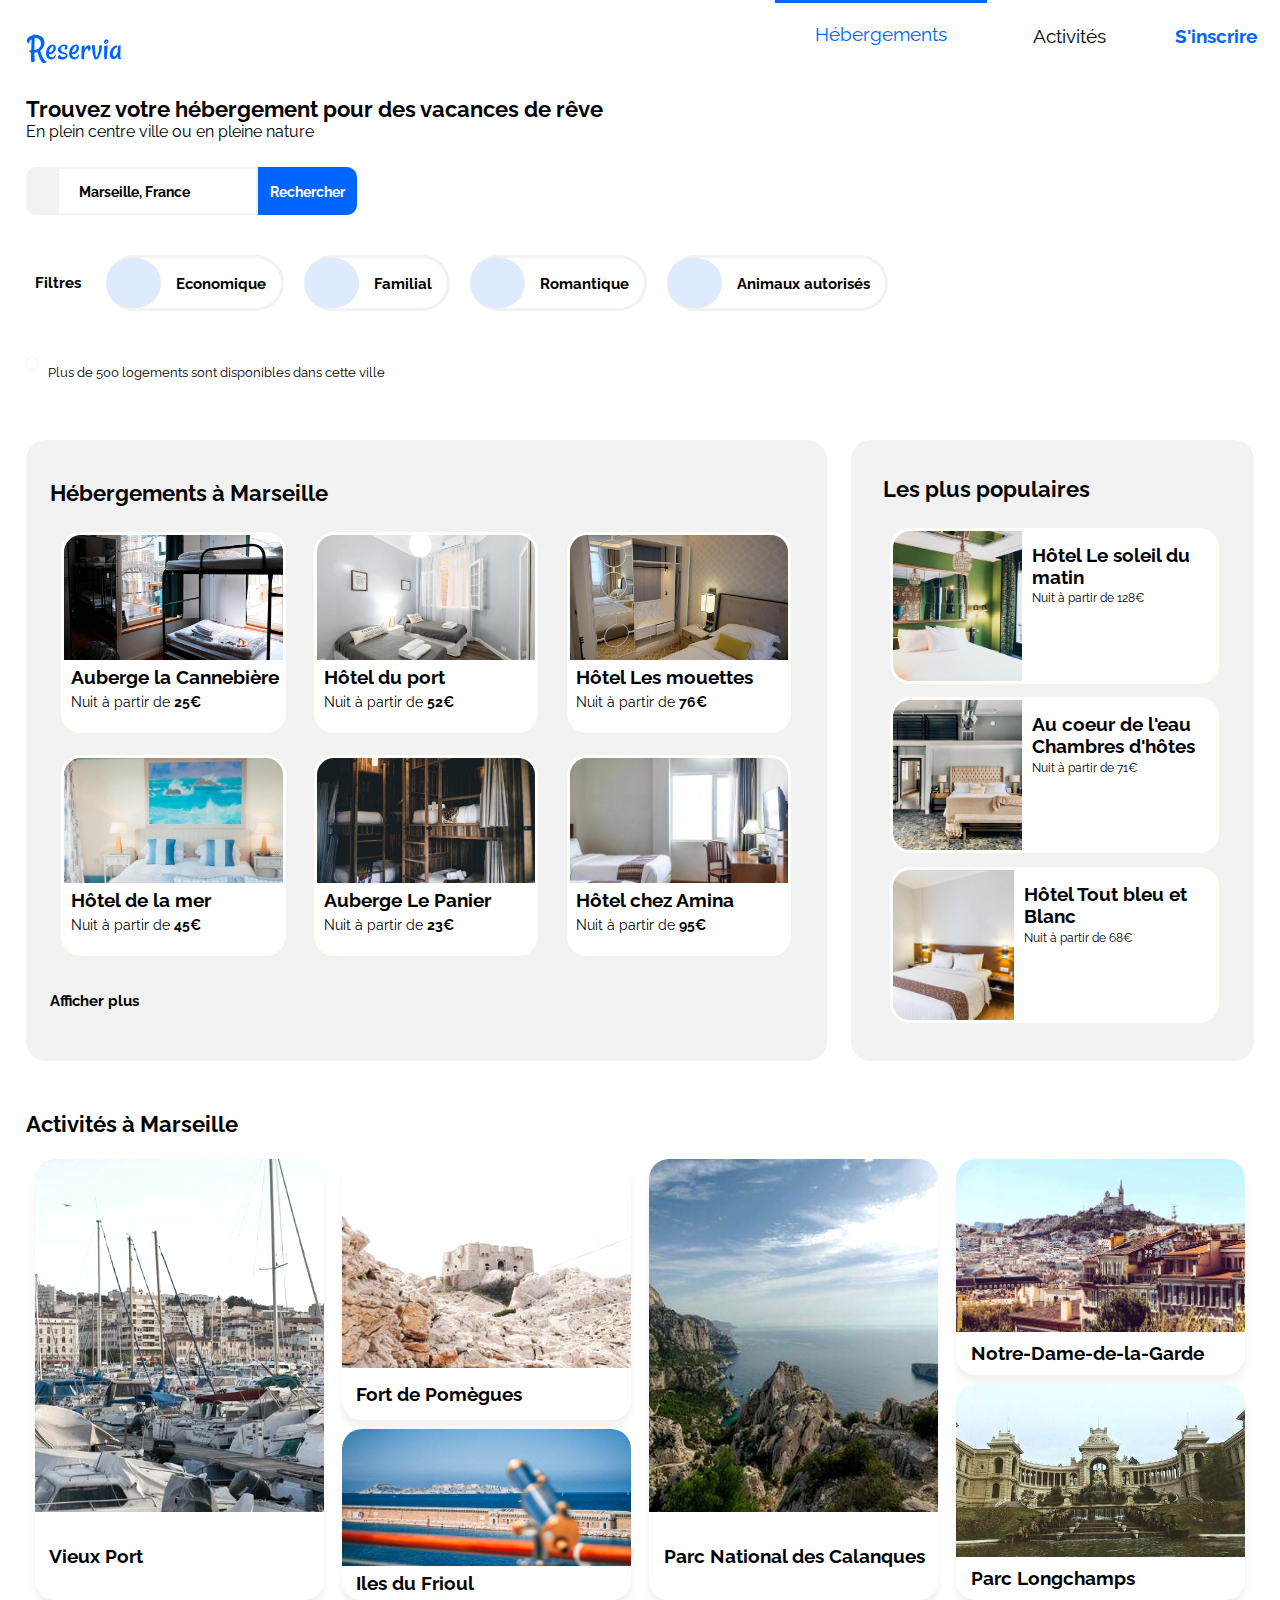
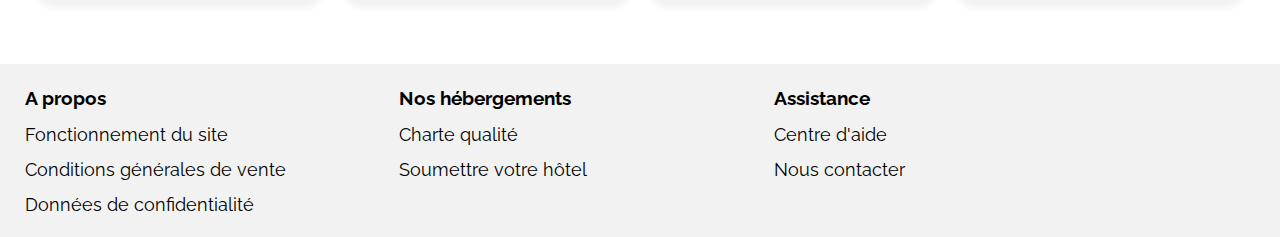
<file: index.html>
<!DOCTYPE HTML>
<html lang="fr">

<head>
    <meta charset="utf-8" />
    <meta name="viewport" content="width=device-width, initial-scale=1, shrink-to-fit=no">
    <title>Reservia : votre hébergement pour des vacances de rêve</title>
    <link rel="stylesheet" href="style.css" />
    <link rel=" stylesheet" href="https://use.fontawesome.com/releases/v5.8.1/css/all.css" integrity="sha384-50oBUHEmvpQ+1lW4y57PTFmhCaXp0ML5d60M1M7uH2+nqUivzIebhndOJK28anvf" crossorigin="anonymous">
    <link href="https://fonts.googleapis.com/css2?family=Raleway:wght@400;700&display=swap" rel="stylesheet">

</head>

<body>
    <div id="page">
        <!-- Header -->
        <header id="header">

            <!-- Logo -->
            <img src="img/logo/Reservia.svg" alt="Logo" id="logo" />


            <!-- Menu navigation -->
            <nav id="topnav" class="menu">
                <div class="menu-heb">
                    <a href="#section-heb">Hébergements</a>
                </div>
                <div class="menu-act">
                    <a href="#section-activites">Activités</a>
                </div>
                <div class="menu-subs">
                    <a href="inscrire">S'inscrire</a>
                </div>
            </nav>
        </header>


        <!-- MAIN BLOCK -->
        <main id="main">

            <!-- SECTION FILTRES -->
            <section id="section-filtres">
                <div class="blocked"></div>

                <!-- Slogan -->
                <h2 id="slogan">Trouvez votre hébergement pour des vacances de rêve</h2>
                <div class="slogan2">En plein centre ville ou en pleine nature</div>
                <div class="blocked"></div>

                <!-- Localité -->
                <div id="searchlocation">
                    <i class="fas fa-map-marker-alt logosearch"></i>
                    <form id="formsearchlocation" method="POST" action="#">
                        <input class="searchville" type="text" name="ville" value="Marseille, France" />
                    </form>

                    <i id="loupe" class="fas fa-search"></i>
                    <input class="searchbutton" type="submit" name="Rechercher" value="Rechercher" />
                </div>
                <div class="blocked"></div>

                <!-- Section filtres -->
                <div id="sectionfiltres">
                    <div class="filtre">Filtres</div>

                    <div class="section-filtres section-filtres-mobile">
                        <div class="cadresfiltres">
                            <i class="fas fa-money-bill-wave"></i>
                            <div class="textefiltres">Economique</div>
                        </div>

                        <div class="cadresfiltres">
                            <i class="fas fa-child"></i>
                            <div class="textefiltres">Familial</div>
                        </div>

                        <div class="cadresfiltres">
                            <i class="fas fa-heart"></i>
                            <div class="textefiltres">Romantique</div>
                        </div>

                        <div class="cadresfiltres">
                            <i class="fas fa-dog"></i>
                            <div class="textefiltres">Animaux autorisés</div>
                        </div>
                    </div>
                </div>

                <div class="blocked"></div>

                <!-- Infos -->
                <div id="info">
                    <i class="fas fa-info"></i>
                    <div class="infotexte">Plus de 500 logements sont disponibles dans cette ville</div>
                </div>
                <div class="blocked"></div>
            </section>
            <div class="blocked"></div>


            <!-- HEBERGEMENTS + LES PLUS POPULAIRES -->
            <div id="heb-pop">

                <!-- Section : Hébergements Marseille -->

                <section id="section-heb">
                    <h2 class="h2-heb">Hébergements à Marseille</h2>

                    <div id="hebergements">

                        <a href="#" id="cannebiere">
                            <div id="img-cannebiere" class="pics-heb"></div>
                            <div class="heb-titre-prix-etoiles">
                                <div class="titre-heb">Auberge la Cannebière</div>
                                <div class="texte-prix">Nuit à partir de <span class="prix-heb">25€</span></div>
                                <div class="stars">
                                    <i class="fas fa-star fa-xs star-bleue"></i>
                                    <i class="fas fa-star fa-xs star-bleue"></i>
                                    <i class="fas fa-star fa-xs star-bleue"></i>
                                    <i class="fas fa-star fa-xs star-bleue"></i>
                                    <i class="fas fa-star fa-xs star-grise"></i>
                                </div>
                            </div>
                        </a>

                        <a href="#" id="hotel-du-port">
                            <div id="img-hotel-du-port" class="pics-heb"></div>
                            <div class="heb-titre-prix-etoiles">
                                <div class="titre-heb">Hôtel du port</div>
                                <div class="texte-prix">Nuit à partir de <span class="prix-heb">52€</span></div>
                                <div class="stars">
                                    <i class="fas fa-star fa-xs star-bleue"></i>
                                    <i class="fas fa-star fa-xs star-bleue"></i>
                                    <i class="fas fa-star fa-xs star-bleue"></i>
                                    <i class="fas fa-star fa-xs star-bleue"></i>
                                    <i class="fas fa-star fa-xs star-bleue"></i>

                                </div>
                            </div>
                        </a>

                        <a href="#" id="hotel-mouettes">
                            <div id="img-hotel-mouettes" class="pics-heb"></div>
                            <div class="heb-titre-prix-etoiles">
                                <div class="titre-heb">Hôtel Les mouettes</div>
                                <div class="texte-prix">Nuit à partir de <span class="prix-heb">76€</span></div>
                                <div class="stars ">
                                    <i class="fas fa-star fa-xs star-bleue"></i>
                                    <i class="fas fa-star fa-xs star-bleue"></i>
                                    <i class="fas fa-star fa-xs star-bleue"></i>
                                    <i class="fas fa-star fa-xs star-bleue"></i>
                                    <i class="fas fa-star fa-xs star-grise"></i>
                                </div>
                            </div>
                        </a>

                        <a href="#" id="hotel-mer">
                            <div id="img-hotel-mer" class="pics-heb"></div>
                            <div class="heb-titre-prix-etoiles">
                                <div class="titre-heb">Hôtel de la mer</div>
                                <div class="texte-prix">Nuit à partir de <span class="prix-heb">45€</span></div>
                                <div class="stars">
                                    <i class="fas fa-star fa-xs star-bleue"></i>
                                    <i class="fas fa-star fa-xs star-bleue"></i>
                                    <i class="fas fa-star fa-xs star-bleue"></i>
                                    <i class="fas fa-star fa-xs star-grise"></i>
                                    <i class="fas fa-star fa-xs star-grise"></i>
                                </div>
                            </div>
                        </a>

                        <a href="#" id="le-panier">
                            <div id="img-panier" class="pics-heb"></div>
                            <div class="heb-titre-prix-etoiles">
                                <div class="titre-heb">Auberge Le Panier</div>
                                <div class="texte-prix">Nuit à partir de <span class="prix-heb">23€</span></div>
                                <div class="stars">
                                    <i class="fas fa-star fa-xs star-bleue"></i>
                                    <i class="fas fa-star fa-xs star-bleue"></i>
                                    <i class="fas fa-star fa-xs star-bleue"></i>
                                    <i class="fas fa-star fa-xs star-bleue"></i>
                                    <i class="fas fa-star fa-xs star-grise"></i>
                                </div>
                            </div>
                        </a>

                        <a href="#" id="amina">
                            <div id="img-amina" class="pics-heb"></div>
                            <div class="heb-titre-prix-etoiles">
                                <div class="titre-heb">Hôtel chez Amina</div>
                                <div class="texte-prix">Nuit à partir de <span class="prix-heb">95€</span></div>
                                <div class="stars">
                                    <i class="fas fa-star fa-xs star-bleue"></i>
                                    <i class="fas fa-star fa-xs star-bleue"></i>
                                    <i class="fas fa-star fa-xs star-bleue"></i>
                                    <i class="fas fa-star fa-xs star-bleue"></i>
                                    <i class="fas fa-star fa-xs star-bleue"></i>
                                </div>
                            </div>
                        </a>
                    </div>


                    <!-- Afficher+ -->
                    <div id="afficher-plus">Afficher plus</div>
                </section>

                <!-- SECTION : Les plus populaires -->

                <section id="section-populaires">
                    <div class="pop-schema">
                        <h2 class="h2-pop">Les plus populaires</h2>
                        <i class="fas fa-chart-line schema"></i>
                    </div>


                    <div id="populaires">


                        <a href="#" id="soleil">
                            <img src="img/les-plus-populaires/hotel-le-soleil-du-matin.jpg" class="pics-populaires" alt="Hôtel Le soleil du matin">
                            <div class="pop-titre-prix-etoiles">
                                <div class="titre-pop">Hôtel Le soleil du matin</div>
                                <div class="texte-prix-pop">Nuit à partir de <span class="prix-pop">128€</span></div>
                                <div class="stars-pop">
                                    <i class="fas fa-star fa-xs star-bleue"></i>
                                    <i class="fas fa-star fa-xs star-bleue"></i>
                                    <i class="fas fa-star fa-xs star-bleue"></i>
                                    <i class="fas fa-star fa-xs star-bleue"></i>
                                    <i class="fas fa-star fa-xs star-bleue"></i>
                                </div>
                            </div>
                        </a>

                        <a href="#" id="au-coeur-eau">
                            <img src="img/les-plus-populaires/au-coeur-de-l-eau.jpg" class="pics-populaires" alt="Au coeur de l'eau Chambres d'hôtes">
                            <div class="pop-titre-prix-etoiles">
                                <div class="titre-pop">Au coeur de l'eau Chambres d'hôtes</div>
                                <div class="texte-prix-pop">Nuit à partir de <span class="prix-pop">71€</span></div>
                                <div class="stars-pop">
                                    <i class="fas fa-star fa-xs star-bleue"></i>
                                    <i class="fas fa-star fa-xs star-bleue"></i>
                                    <i class="fas fa-star fa-xs star-bleue"></i>
                                    <i class="fas fa-star fa-xs star-bleue"></i>
                                    <i class="fas fa-star fa-xs star-grise"></i>
                                </div>
                            </div>
                        </a>

                        <a href="#" id="hotel-bleu-et-blanc">
                            <img src="img/les-plus-populaires/hotel-tout-bleu-et-blanc.jpg" class="pics-populaires" alt="Hôtel Tout bleu et Blanc">
                            <div class="pop-titre-prix-etoiles">
                                <div class="titre-pop">Hôtel Tout bleu et Blanc</div>
                                <div class="texte-prix-pop">Nuit à partir de <span class="prix-pop">68€</span></div>
                                <div class="stars-pop">
                                    <i class="fas fa-star fa-xs star-bleue"></i>
                                    <i class="fas fa-star fa-xs star-bleue"></i>
                                    <i class="fas fa-star fa-xs star-bleue"></i>
                                    <i class="fas fa-star fa-xs star-bleue"></i>
                                    <i class="fas fa-star fa-xs star-grise"></i>
                                </div>
                            </div>
                        </a>
                    </div>

                </section>
            </div>

            <!-- SECTION : activités-->
            <section id="section-activites">
                <h2 class="h2-act">Activités à Marseille</h2>

                <div class="activites">
                    <div class="cadre1">
                        <a href="#" id="vieux-port">
                            <img src="img/activites/vieux-port.jpg" class="pics-act" alt="Vieux Port">
                            <div class="texte-act">Vieux Port</div>
                        </a>
                    </div>

                    <div class="cadre2">
                        <a href="#" id="pomegues">
                            <img src="img/activites/pomegues.jpg" class="pics-act pics-act-pomegues" alt="Fort de Pomègues">
                            <div class="texte-act">Fort de Pomègues</div>
                        </a>
                        <a href="#" id="frioul">
                            <img src="img/activites/frioul.jpg" class="pics-act pics-act-frioul" alt="Iles du Frioul">
                            <div id="img-frioul" class="pics-medium"></div>
                            <div class="texte-act texte-act-frioul">Iles du Frioul</div>
                        </a>
                    </div>

                    <div class="cadre3">
                        <a href="#" id="calanques">
                            <img src="img/activites/calanques.jpg" class="pics-act" alt="Parc National des Calanques">
                            <div class="texte-act">Parc National des Calanques</div>
                        </a>
                    </div>

                    <div class="cadre4">
                        <a href="#" id="dame">
                            <img src="img/activites/notre-dame.jpg" class="pics-act" alt="Notre-Dame-de-la-Garde">
                            <div class="texte-act">Notre-Dame-de-la-Garde</div>
                        </a>

                        <a href="#" id="longchamps">
                            <img src="img/activites/longchamp.jpg" class="pics-act" alt="Parc Longchamps">
                            <div class="texte-act">Parc Longchamps</div>
                        </a>
                    </div>
                </div>
            </section>
        </main>

        <footer id="footer">
            <div class="foot-details">
                <div class="foot-propos">
                    <p class="titre-foot">A propos</p>
                    <p class="foot-text">Fonctionnement du site</p>
                    <p class="foot-text">Conditions générales de vente</p>
                    <p class="foot-text">Données de confidentialité</p>
                </div>
                <div class="foot-heb">
                    <p class="titre-foot">Nos hébergements</p>
                    <p class="foot-text">Charte qualité</p>
                    <p class="foot-text">Soumettre votre hôtel</p>
                </div>
                <div class="foot-assist">
                    <p class="titre-foot">Assistance</p>
                    <p class="foot-text">Centre d'aide</p>
                    <p class="foot-text">Nous contacter</p>
                </div>
            </div>

        </footer>
        <div class="blocked"></div>
        <div class="foot-fetish"></div>
    </div>
</body>

</html>
</file>
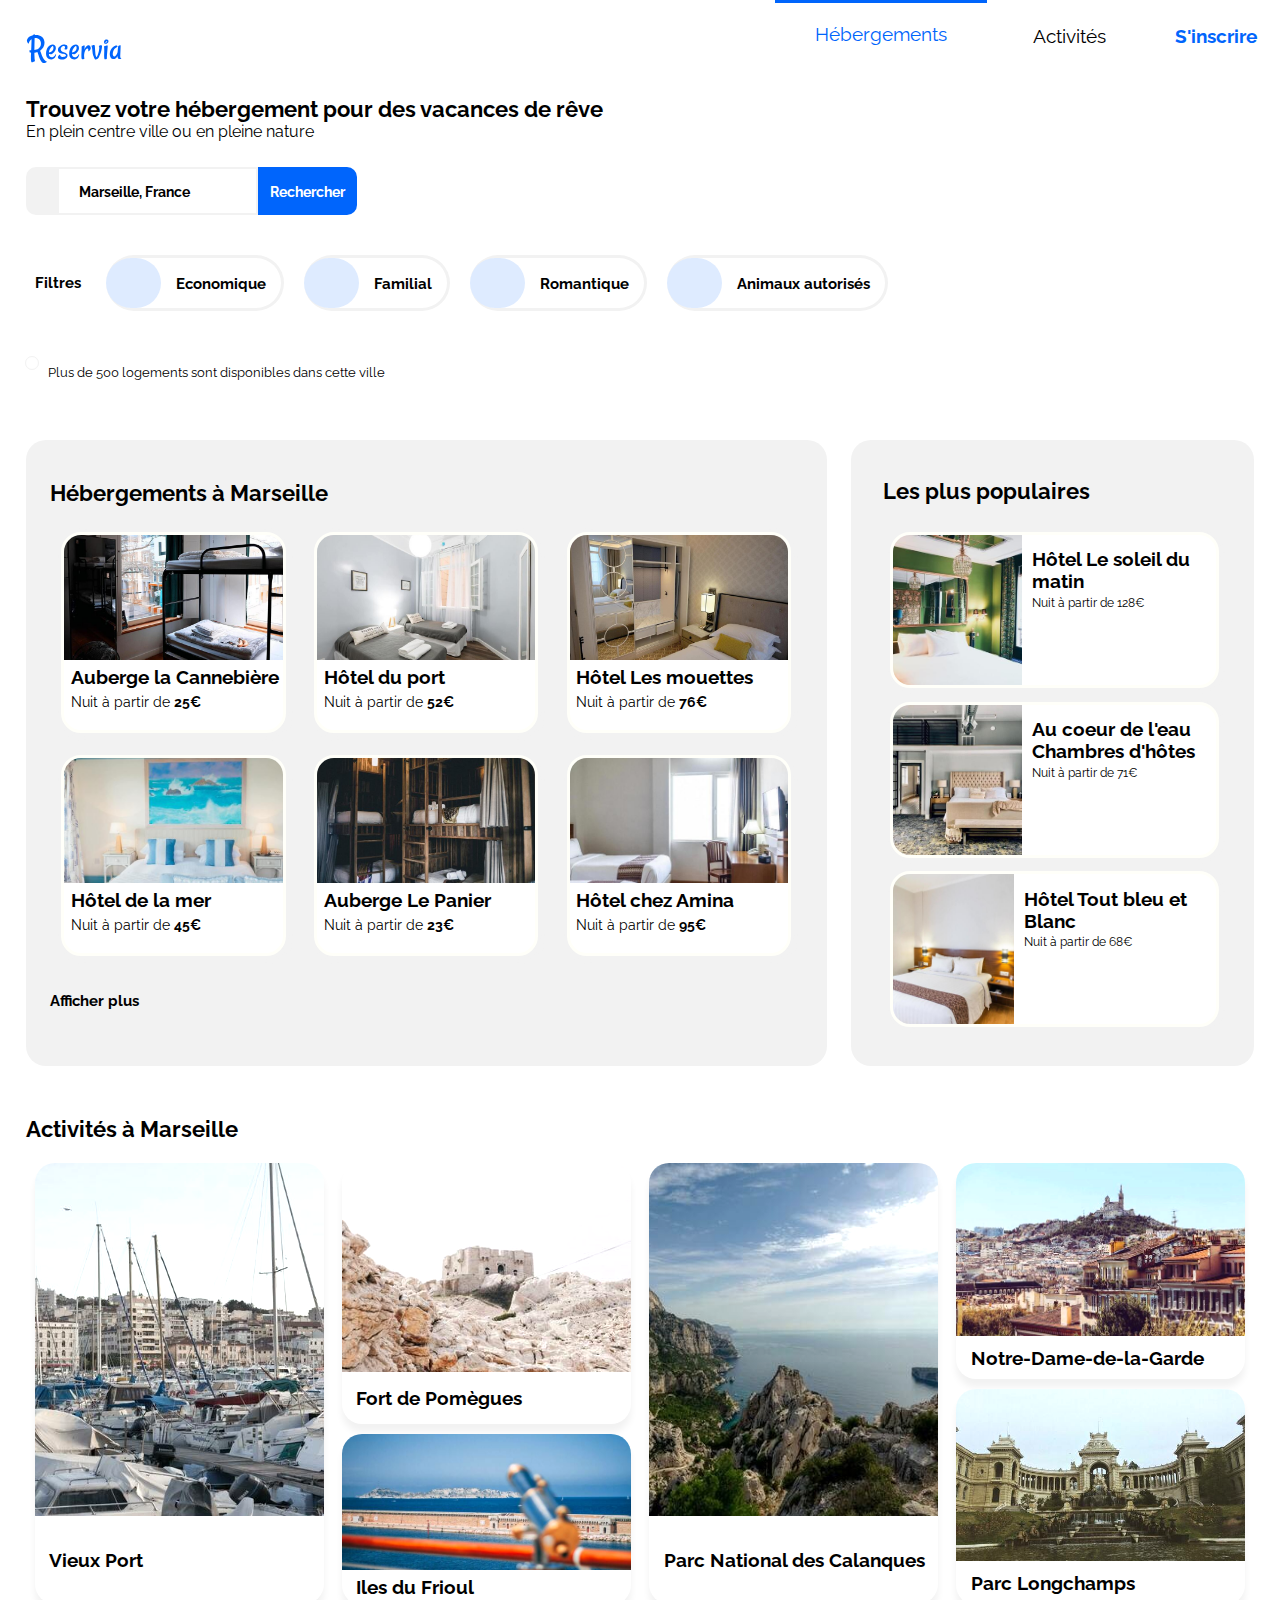
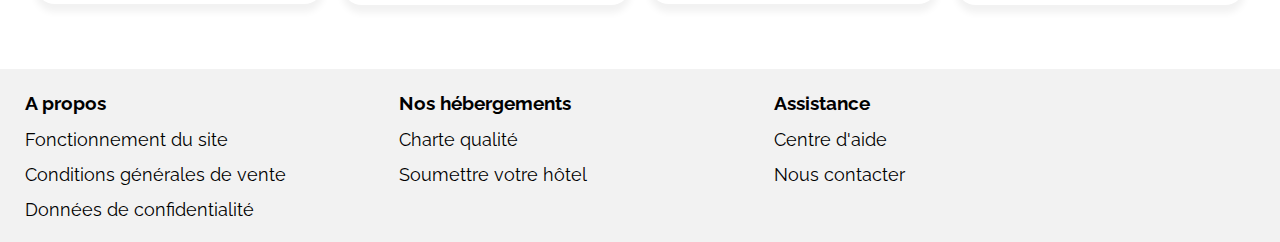
<file: reservia.html>
<!DOCTYPE HTML>
<html lang="fr">

<head>
    <meta charset="utf-8" />
    <meta name="viewport" content="width=device-width, initial-scale=1, shrink-to-fit=no">
    <title>Reservia : votre hébergement pour des vacances de rêve</title>
    <link rel="stylesheet" href="style.css" />
    <link rel=" stylesheet" href="https://use.fontawesome.com/releases/v5.8.1/css/all.css" integrity="sha384-50oBUHEmvpQ+1lW4y57PTFmhCaXp0ML5d60M1M7uH2+nqUivzIebhndOJK28anvf" crossorigin="anonymous">
    <style>
        @import url('https://fonts.googleapis.com/css2?family=Raleway:wght@400;700&display=swap');
    </style>
</head>

<body>
    <div id="page">
        <!-- Header -->
        <header id="header">

            <!-- Logo -->
            <img src="img/logo/Reservia.svg" alt="Logo" id="logo" />


            <!-- Menu navigation -->
            <nav id="topnav" class="menu">
                <div class="menu-heb">
                    <a href="#section-heb">Hébergements</a>
                </div>
                <div class="menu-act">
                    <a href="#section-activites">Activités</a>
                </div>
                <div class="menu-subs">
                    <a href="inscrire">S'inscrire</a>
                </div>
            </nav>
        </header>


        <!-- MAIN BLOCK -->
        <main id="main">

            <!-- SECTION FILTRES -->
            <section>
                <div class="blocked"></div>

                <!-- Slogan -->
                <h2 id="slogan">Trouvez votre hébergement pour des vacances de rêve</h2>
                <div class="slogan2">En plein centre ville ou en pleine nature</div>
                <div class="blocked"></div>

                <!-- Localité -->
                <div id="searchlocation">
                    <i class="fas fa-map-marker-alt logosearch"></i>
                    <form id="formsearchlocation" method="POST" action="#">
                        <input class="searchville" type="text" name="ville" value="Marseille, France" />
                    </form>

                    <i id="loupe" class="fas fa-search"></i>
                    <input class="searchbutton" type="submit" name="Rechercher" value="Rechercher" />
                </div>
                <div class="blocked"></div>

                <!-- Section filtres -->
                <div id="sectionfiltres">
                    <div class="filtre">Filtres</div>

                    <div class="section-filtres section-filtres-mobile">
                        <div class="cadresfiltres">
                            <i class="fas fa-money-bill-wave"></i>
                            <div class="textefiltres">Economique</div>
                        </div>

                        <div class="cadresfiltres">
                            <i class="fas fa-child"></i>
                            <div class="textefiltres">Familial</div>
                        </div>

                        <div class="cadresfiltres">
                            <i class="fas fa-heart"></i>
                            <div class="textefiltres">Romantique</div>
                        </div>

                        <div class="cadresfiltres">
                            <i class="fas fa-dog"></i>
                            <div class="textefiltres">Animaux autorisés</div>
                        </div>
                    </div>
                </div>
                <div class="blocked"></div>

                <!-- Infos -->
                <div id="info">
                    <i class="fas fa-info"></i>
                    <div class="infotexte">Plus de 500 logements sont disponibles dans cette ville</div>
                </div>
                <div class="blocked"></div>
            </section>
            <div class="blocked"></div>


            <!-- SECTION HEBERGEMENTS + LES PLUS POPULAIRES -->
            <div id="heb-pop">

                <!-- Section : Hébergements Marseille -->

                <section id="section-heb">
                    <h2 class="h2-heb">Hébergements à Marseille</h2>

                    <div id="hebergements">

                        <a href="#" id="cannebiere">
                            <div id="img-cannebiere" class="pics-heb"></div>
                            <div class="heb-titre-prix-etoiles">
                                <div class="titre-heb">Auberge la Cannebière</div>
                                <div class="texte-prix">Nuit à partir de <span class="prix-heb">25€</span></div>
                                <div class="stars">
                                    <i class="fas fa-star fa-xs star-bleue"></i>
                                    <i class="fas fa-star fa-xs star-bleue"></i>
                                    <i class="fas fa-star fa-xs star-bleue"></i>
                                    <i class="fas fa-star fa-xs star-bleue"></i>
                                    <i class="fas fa-star fa-xs star-grise"></i>
                                </div>
                            </div>
                        </a>

                        <a href="#" id="hotel-du-port">
                            <div id="img-hotel-du-port" class="pics-heb"></div>
                            <div class="heb-titre-prix-etoiles">
                                <div class="titre-heb">Hôtel du port</div>
                                <div class="texte-prix">Nuit à partir de <span class="prix-heb">52€</span></div>
                                <div class="stars">
                                    <i class="fas fa-star fa-xs star-bleue"></i>
                                    <i class="fas fa-star fa-xs star-bleue"></i>
                                    <i class="fas fa-star fa-xs star-bleue"></i>
                                    <i class="fas fa-star fa-xs star-bleue"></i>
                                    <i class="fas fa-star fa-xs star-bleue"></i>

                                </div>
                            </div>
                        </a>

                        <a href="#" id="hotel-mouettes">
                            <div id="img-hotel-mouettes" class="pics-heb"></div>
                            <div class="heb-titre-prix-etoiles">
                                <div class="titre-heb">Hôtel Les mouettes</div>
                                <div class="texte-prix">Nuit à partir de <span class="prix-heb">76€</span></div>
                                <div class="stars ">
                                    <i class="fas fa-star fa-xs star-bleue"></i>
                                    <i class="fas fa-star fa-xs star-bleue"></i>
                                    <i class="fas fa-star fa-xs star-bleue"></i>
                                    <i class="fas fa-star fa-xs star-bleue"></i>
                                    <i class="fas fa-star fa-xs star-grise"></i>
                                </div>
                            </div>
                        </a>

                        <a href="#" id="hotel-mer">
                            <div id="img-hotel-mer" class="pics-heb"></div>
                            <div class="heb-titre-prix-etoiles">
                                <div class="titre-heb">Hôtel de la mer</div>
                                <div class="texte-prix">Nuit à partir de <span class="prix-heb">45€</span></div>
                                <div class="stars">
                                    <i class="fas fa-star fa-xs star-bleue"></i>
                                    <i class="fas fa-star fa-xs star-bleue"></i>
                                    <i class="fas fa-star fa-xs star-bleue"></i>
                                    <i class="fas fa-star fa-xs star-grise"></i>
                                    <i class="fas fa-star fa-xs star-grise"></i>
                                </div>
                            </div>
                        </a>

                        <a href="#" id="le-panier">
                            <div id="img-panier" class="pics-heb"></div>
                            <div class="heb-titre-prix-etoiles">
                                <div class="titre-heb">Auberge Le Panier</div>
                                <div class="texte-prix">Nuit à partir de <span class="prix-heb">23€</span></div>
                                <div class="stars">
                                    <i class="fas fa-star fa-xs star-bleue"></i>
                                    <i class="fas fa-star fa-xs star-bleue"></i>
                                    <i class="fas fa-star fa-xs star-bleue"></i>
                                    <i class="fas fa-star fa-xs star-bleue"></i>
                                    <i class="fas fa-star fa-xs star-grise"></i>
                                </div>
                            </div>
                        </a>

                        <a href="#" id="amina">
                            <div id="img-amina" class="pics-heb"></div>
                            <div class="heb-titre-prix-etoiles">
                                <div class="titre-heb">Hôtel chez Amina</div>
                                <div class="texte-prix">Nuit à partir de <span class="prix-heb">95€</span></div>
                                <div class="stars">
                                    <i class="fas fa-star fa-xs star-bleue"></i>
                                    <i class="fas fa-star fa-xs star-bleue"></i>
                                    <i class="fas fa-star fa-xs star-bleue"></i>
                                    <i class="fas fa-star fa-xs star-bleue"></i>
                                    <i class="fas fa-star fa-xs star-bleue"></i>
                                </div>
                            </div>
                        </a>
                    </div>


                    <!-- Afficher+ -->
                    <div id="afficher-plus">Afficher plus</div>
                </section>

                <!-- SECTION : Les plus populaires -->

                <section id="section-populaires">

                    <div class="section-pop">

                        <div class="pop-schema">
                            <h2 class="h2-pop">Les plus populaires</h2>
                            <i class="fas fa-chart-line schema"></i>
                        </div>


                        <div id="populaires">


                            <a href="#" id="soleil">
                                <img src="img/les-plus-populaires/hotel-le-soleil-du-matin.jpg" class="pics-populaires" alt="Hôtel Le soleil du matin">
                                <div class="pop-titre-prix-etoiles">
                                    <div class="titre-pop">Hôtel Le soleil du matin</div>
                                    <div class="texte-prix-pop">Nuit à partir de <span class="prix-pop">128€</span></div>
                                    <div class="stars-pop">
                                        <i class="fas fa-star fa-xs star-bleue"></i>
                                        <i class="fas fa-star fa-xs star-bleue"></i>
                                        <i class="fas fa-star fa-xs star-bleue"></i>
                                        <i class="fas fa-star fa-xs star-bleue"></i>
                                        <i class="fas fa-star fa-xs star-bleue"></i>
                                    </div>
                                </div>
                            </a>

                            <a href="#" id="au-coeur-eau">
                                <img src="img/les-plus-populaires/au-coeur-de-l-eau.jpg" class="pics-populaires" alt="Au coeur de l'eau Chambres d'hôtes">
                                <div class="pop-titre-prix-etoiles">
                                    <div class="titre-pop">Au coeur de l'eau Chambres d'hôtes</div>
                                    <div class="texte-prix-pop">Nuit à partir de <span class="prix-pop">71€</span></div>
                                    <div class="stars-pop">
                                        <i class="fas fa-star fa-xs star-bleue"></i>
                                        <i class="fas fa-star fa-xs star-bleue"></i>
                                        <i class="fas fa-star fa-xs star-bleue"></i>
                                        <i class="fas fa-star fa-xs star-bleue"></i>
                                        <i class="fas fa-star fa-xs star-grise"></i>
                                    </div>
                                </div>
                            </a>

                            <a href="#" id="hotel-bleu-et-blanc">
                                <img src="img/les-plus-populaires/hotel-tout-bleu-et-blanc.jpg" class="pics-populaires" alt="Hôtel Tout bleu et Blanc">
                                <div class="pop-titre-prix-etoiles">
                                    <div class="titre-pop">Hôtel Tout bleu et Blanc</div>
                                    <div class="texte-prix-pop">Nuit à partir de <span class="prix-pop">68€</span></div>
                                    <div class="stars-pop">
                                        <i class="fas fa-star fa-xs star-bleue"></i>
                                        <i class="fas fa-star fa-xs star-bleue"></i>
                                        <i class="fas fa-star fa-xs star-bleue"></i>
                                        <i class="fas fa-star fa-xs star-bleue"></i>
                                        <i class="fas fa-star fa-xs star-grise"></i>
                                    </div>
                                </div>
                            </a>
                        </div>
                    </div>

                </section>
            </div>

            <!-- SECTION : activités-->
            <section id="section-activites">
                <h2 class="h2-act">Activités à Marseille</h2>

                <div class="activites">
                    <div class="cadre1">
                        <a href="#" id="vieux-port">
                            <img src="img/activites/vieux-port.jpg" class="pics-act" alt="Vieux Port">
                            <div class="texte-act">Vieux Port</div>
                        </a>
                    </div>

                    <div class="cadre2">
                        <a href="#" id="pomegues">
                            <img src="img/activites/pomegues.jpg" class="pics-act" alt="Fort de Pomègues">
                            <div class="texte-act">Fort de Pomègues</div>
                        </a>
                        <a href="#" id="frioul">
                            <img src="img/activites/frioul.jpg" class="pics-act" alt="Iles du Frioul">
                            <div id="img-frioul" class="pics-medium"></div>
                            <div class="texte-act">Iles du Frioul</div>
                        </a>
                    </div>

                    <div class="cadre3">
                        <a href="#" id="calanques">
                            <img src="img/activites/calanques.jpg" class="pics-act" alt="Parc National des Calanques">
                            <div class="texte-act">Parc National des Calanques</div>
                        </a>
                    </div>

                    <div class="cadre4">
                        <a href="#" id="dame">
                            <img src="img/activites/notre-dame.jpg" class="pics-act" alt="Notre-Dame-de-la-Garde">
                            <div class="texte-act">Notre-Dame-de-la-Garde</div>
                        </a>

                        <a href="#" id="longchamps">
                            <img src="img/activites/longchamp.jpg" class="pics-act" alt="Parc Longchamps">
                            <div class="texte-act">Parc Longchamps</div>
                        </a>
                    </div>
                </div>
            </section>
        </main>

        <footer id="footer">
            <div class="foot-details">
                <div class="foot-propos">
                    <p class="titre-foot">A propos</p>
                    <p class="foot-text">Fonctionnement du site</p>
                    <p class="foot-text">Conditions générales de vente</p>
                    <p class="foot-text">Données de confidentialité</p>
                </div>
                <div class="foot-heb">
                    <p class="titre-foot">Nos hébergements</p>
                    <p class="foot-text">Charte qualité</p>
                    <p class="foot-text">Soumettre votre hôtel</p>
                </div>
                <div class="foot-assist">
                    <p class="titre-foot">Assistance</p>
                    <p class="foot-text">Centre d'aide</p>
                    <p class="foot-text">Nous contacter</p>
                </div>
            </div>

        </footer>
        <div class="blocked"></div>
        <div class="foot-fetish"></div>
    </div>
</body>

</html>
</file>
<file: style.css>
/* Reset css */

* {
    font-family: 'Raleway', sans-serif;
    padding: 0px;
    margin: 0px;
}

a {
    color: inherit;
    /* blue colors for links too */
    text-decoration: inherit;
    /* no underline */
}

#page {
    margin-left: auto;
    margin-right: auto;
}


/* CSS Général - all devices */


/*Header : logo + menu navigation*/


/*logo*/

#logo {
    float: left;
    height: 50%;
    padding: 2%;
}


/*Menu navigation*/

.menu {
    display: flex;
    justify-content: flex-end;
}

.menu-heb {
    color: #0065FC;
    border-top: 3px solid #0065FC;
    padding: 20px;
    font-size: 1.2em;
}

.menu-heb a {
    color: #0065FC;
    text-decoration: none;
    padding: 20px;
}

.menu-heb a:hover {
    color: #0065FC;
}

.menu-heb a:active {
    color: #0065FC;
    font-weight: bolder;
    text-decoration: none;
}

.menu-act {
    padding: 23px 0 23px 23px;
    padding-top: 25px;
    font-size: 1.2em;
}

.menu-act a {
    color: black;
    text-decoration: none;
    padding: 23px;
}

.menu-act a:hover {
    color: #0065FC;
}

.menu-act a:active {
    color: #0065FC;
    font-weight: bolder;
    text-decoration: none;
}

.menu-subs {
    color: #0065FC;
    font-weight: bolder;
    padding: 25px 0px 23px 23px;
    font-size: 1.2em;
}

.menu-subs a {
    color: #0065FC;
    text-decoration: none;
    padding: 23px;
}

.menu-subs a:hover {
    font-weight: normal;
    cursor: pointer;
}


/* MAIN BLOCK = SECTION FILTRES + SECTION HEBERGEMENTS + SECTION ACTIVITES + ASIDE */

#main {
    width: 100%;
}


/* SECTION FILTRES: slogan + localité + filtres + infos */

.blocked {
    display: block;
    clear: both;
}


/* Slogan */

#slogan {
    margin-left: 2%;
    font-size: 1.4em;
}

.slogan2 {
    margin-left: 2%;
    padding-top: 0%;
    padding-bottom: 2%;
    font-size: 1em;
}


/* Localité */

#searchlocation {
    margin-left: 2%;
    display: flex;
    flex-direction: row;
}

.logosearch {
    padding: 16px 18px 16px;
    border-top-left-radius: 10px;
    border-bottom-left-radius: 10px;
    background-color: #f2f2f2;
    margin-right: -5px;
}

.searchville {
    font-weight: bold;
    height: 42.7px;
    padding: 1px 0px 1px 20px;
    margin-left: 0px;
    font-size: 0.9em;
    background-color: white;
    border: 2px solid #f2f2f2;
}

#loupe {
    display: none;
}

.searchbutton {
    padding: 15px;
    background-color: #0065FC;
    color: white;
    font-weight: bolder;
    font-size: 0.9em;
    border: none;
    border-top-right-radius: 10px;
    border-bottom-right-radius: 10px;
    cursor: pointer;
    margin-left: -4px;
}

.searchbutton:hover {
    text-decoration: underline;
    color: #DEEBFF;
}


/* Filtres */

#sectionfiltres {
    display: flex;
    flex-direction: row;
    align-items: center;
    margin-left: 35px;
}

.filtre {
    padding-top: 20px;
    font-weight: bold;
    font-size: 0.95em;
}

.section-filtres {
    display: flex;
    flex-flow: row wrap;
    margin: 40px 0 20px 25px;
}

.textefiltres:hover {
    text-decoration: solid;
    color: #0065FC;
    cursor: pointer;
    font-size: 0.95em;
}

.fa-money-bill-wave,
.fa-child,
.fa-heart,
.fa-dog {
    color: #0065FC;
    border-radius: 49px;
    background-color: #DEEBFF;
    padding: 12px 10px 3px 10px;
    height: 35px;
    width: 35px;
    font-size: x-large;
    text-align: center;
}

.cadresfiltres {
    display: flex;
    flex-direction: row;
    border: 3px solid #f2f2f2;
    border-left: 0cm;
    border-radius: 30px;
    margin-right: 20px;
    min-width: 120px;
}

.textefiltres {
    font-weight: bold;
    font-size: 0.95em;
    padding: 17px 15px 15px 15px;
}


/* Infos */

#info {
    display: flex;
    flex-direction: row;
    margin: 25px;
}

.fa-info {
    color: #0065FC;
    border: 1px solid #f2f2f2;
    border-radius: 60cm;
    padding: 6px;
    align-self: flex-start;
}

.infotexte {
    font-size: 0.8em;
    padding: 9px;
}


/* SECTION :  HEBERGEMENT + LES PLUS POPULAIRES */

#heb-pop {
    width: 96%;
    display: flex;
    flex-direction: row;
    justify-content: space-between;
    margin: 2%;
}


/* Section :Hébergement + Afficher+ */


/* Hébergements Marseille */

#section-heb {
    display: flex;
    flex-direction: column;
    background-color: #f2f2f2;
    width: 68%;
    margin-right: 1%;
    border-radius: 20px;
    padding: 2%;
}


/* class="heb-marseille" */

.h2-heb {
    font-size: 1.4em;
    font-weight: 700;
    padding-top: 2%;
}

#hebergements {
    display: flex;
    flex-wrap: wrap;
    justify-content: space-between;
    margin-top: 2%;
    margin-bottom: 2%;
}

.heb-titre-prix-etoiles {
    height: 30%;
    padding-left: 3%;
}

.titre-heb {
    font-size: 1.2em;
    font-weight: bolder;
    padding-top: 3%;
}

.texte-prix {
    font-size: 0.9em;
    padding-top: 0.3em;
}

.prix-heb {
    font-weight: bold;
    font-size: 1em;
}

.pics-heb {
    background-position: center center;
    background-size: cover;
    background-repeat: no-repeat;
    height: 125px;
    max-width: 100%;
}

.stars {
    display: flex;
    flex-direction: row;
    padding-top: 10px;
    padding-bottom: 10px;
}

.star-bleue {
    color: #0065FC;
}

.star-grise {
    color: #f2f2f2;
}

#hebergements a {
    display: flex;
    flex-direction: column;
    width: 29%;
    border: 3px solid #FFFFF9;
    box-shadow: 2px 2px 8px #f2f2f2;
    border-radius: 20px;
    overflow: hidden;
    background-color: white;
    margin: 1.5%;
}

#img-cannebiere {
    background-image: url(img/hebergements/la-cannebiere.jpg);
}

#img-hotel-du-port {
    background-image: url(img/hebergements/hotel-du-port.jpg);
}

#img-hotel-mouettes {
    background-image: url(img/hebergements/hotel-les-mouettes.jpg);
}

#img-hotel-mer {
    background-image: url(img/hebergements/hotel-de-la-mer.jpg);
}

#img-panier {
    background-image: url(img/hebergements/auberge-le-panier.jpg);
}

#img-amina {
    background-image: url(img/hebergements/hotel-chez-amina.jpg);
}


/* Afficher plus */

#afficher-plus {
    font-weight: bold;
    font-size: 0.95em;
    padding-top: 10px;
}


/* Section : les plus populaires */

#section-populaires {
    display: flex;
    flex-wrap: wrap;
    background-color: #f2f2f2;
    width: 32%;
    margin-left: 1%;
    border-radius: 20px;
    padding: 2%;
}


/*class="les-plus-populaires"*/

.pop-schema {
    display: flex;
    flex-direction: row;
    padding: 2%;
}

.h2-pop {
    font-size: 1.4em;
    font-weight: 700;
    padding-top: 2%;
    padding-bottom: 2%;
}

.schema {
    order: 2;
    padding-right: 10px;
    padding-left: 10px;
    margin-left: auto;
    font-size: x-large;
}

#populaires {
    display: flex;
    flex-direction: column;
    margin: 2%;
}

#populaires a {
    display: flex;
    flex-direction: row;
    border: 3px solid #FFFFF9;
    box-shadow: 2px 2px 5px #f2f2f2;
    border-radius: 20px;
    width: 95%;
    overflow: hidden;
    background-color: white;
    justify-content: center;
    height: 33%;
    cursor: pointer;
    margin: 2%;
}

.pics-populaires {
    display: flex;
    width: 40%;
    height: 150px;
    object-fit: cover;
    object-position: center;
}

.pop-titre-prix-etoiles {
    display: flex;
    flex-direction: column;
    width: 60%;
    padding: 3%;
    position: relative;
}

.titre-pop {
    font-size: 1.2em;
    font-weight: bold;
    padding-top: 2%;
}

.texte-prix-pop {
    font-size: 0.75em;
    padding-top: 0.3em;
}

.prix-heb {
    font-weight: bold;
    font-size: 0.95em;
}

.stars-pop {
    padding-top: 6%;
    display: flex;
    flex-direction: row;
    height: 10%;
    position: absolute;
    bottom: 5px;
}


/* SECTION : Activités */

#section-activites {
    display: flex;
    flex-direction: column;
    align-items: center;
    margin: 2%;
}

.h2-act {
    display: flex;
    align-self: flex-start;
    font-size: 1.4em;
    font-weight: 700;
    padding-top: 2%;
}

.activites {
    display: flex;
    flex-direction: row;
    height: 450px;
    margin-top: 1%;
    margin-bottom: 2%;
}

.activites div a {
    display: flex;
    flex-direction: column;
    border-radius: 20px;
    overflow: hidden;
    margin: 3%;
    background-color: #FFFFFF;
    height: 100%;
    box-shadow: 0px 8px 7px 0px #f2f2f2;
}

.pics-act {
    height: 80%;
    width: 100%;
    object-fit: cover;
    object-position: center;
    filter: brightness(1.1);
}

.texte-act {
    display: flex;
    height: 20%;
    font-size: 1.2em;
    font-weight: bolder;
    justify-content: flex-start;
    align-items: center;
    padding-left: 5%;
}

#vieux-port {
    height: 98%;
}

#pomegues {
    height: 58%;
}

#frioul {
    height: 38%;
}

#calanques {
    height: 98%;
}

#dame {
    height: 48%;
}

#longchamps {
    height: 48%;
}


/* FOOTER */

#footer {
    padding: 15px 0px 15px 0px;
    background-color: #f2f2f2;
    width: 100%;
    margin-top: 40px;
}

.foot-details {
    display: flex;
    flex-direction: row;
    margin-left: 25px;
    width: 90%;
}

.foot-propos,
.foot-heb,
.foot-assist {
    width: 32.5%;
}

.titre-foot {
    font-size: 1.2em;
    font-weight: bold;
    padding: 8px 0px 8px 0px;
}

.foot-text {
    font-size: 1.1em;
    font-weight: normal;
    padding: 8px 0px 8px 10px;
    padding: 7px 0px 7px 0px;
}


/* CSS pour les screens */

@media all and (min-width: 900px) {
    .searchbutton {
        padding: 12px;
        background-color: #0065FC;
        color: white;
        font-weight: bolder;
        font-size: 0.9em;
        border: none;
        border-top-right-radius: 10px;
        border-bottom-right-radius: 10px;
        cursor: pointer;
        margin-left: 0px;
    }
    .searchbutton:hover {
        text-decoration: underline;
        color: #DEEBFF;
    }
    .cadre1,
    .cadre2,
    .cadre3,
    .cadre4 {
        width: 30%;
    }
}


/* CSS pour tablettes */

@media all and (max-width: 900px) {
    /* TAB - Logo */
    #logo {
        display: none;
    }
    /* TAB - Menu nav */
    #topnav {
        height: 140px;
        position: relative;
        width: 100%;
        background-image: url(img/logo/Reservia.svg);
        background-repeat: no-repeat;
        background-position-y: 30px;
        background-position-x: 15px;
    }
    .menu-heb {
        position: absolute;
        bottom: 0;
        left: 0;
        width: 45%;
        text-align: center;
        border-top: none;
        border-bottom: 3px solid #0065FC;
    }
    .menu-act {
        position: absolute;
        bottom: 0;
        width: 50%;
        text-align: center;
        border-bottom: 3px solid #f2f2f2;
    }
    .menu-subs {
        padding-top: 42px;
    }
    /* TAB - Slogan */
    #slogan {
        margin-top: 30px;
        margin-bottom: 10px;
    }
    .slogan2 {
        margin-bottom: 30px;
    }
    /* TAB - Section Recherche */
    #searchlocation {
        margin-bottom: 40px;
        justify-content: center;
    }
    #sectionfiltres {
        display: flex;
        flex-direction: column;
        align-items: flex-start;
        margin-left: 0;
    }
    .section-filtres-mobile {
        margin: 10px;
        padding: 0%;
    }
    .cadresfiltres {
        margin-top: 5px;
        margin-bottom: 5px;
    }
    .filtre {
        margin-left: 10px;
    }
    /* TAB - Info */
    .infotexte {
        font-size: 0.9em;
    }
    /* TAB - Section HEB-POP */
    #heb-pop {
        display: flex;
        flex-flow: column wrap;
        width: 100%;
        margin: 0;
        padding: 0;
    }
    /* TAB - SECTION : Les plus populaires */
    #section-populaires {
        display: flex;
        flex-direction: column;
        width: 96%;
        border-radius: 0;
        margin: 0;
        order: 1;
    }
    #populaires {
        display: flex;
        flex-direction: row;
        align-items: center;
        margin: 0;
    }
    .h2-pop {
        padding: 0;
    }
    .pics-populaires {
        display: flex;
        width: 45%;
        object-fit: cover;
        object-position: center;
    }
    .pop-titre-prix-etoiles {
        width: 55%;
    }
    .titre-pop {
        font-size: 1em;
    }
    .texte-prix-pop {
        font-size: 0.7em;
    }
    /* TAB - SECTION : Hébergements */
    #section-heb {
        display: flex;
        flex-direction: column;
        width: 100%;
        background-color: white;
        padding: 0;
        order: 2;
        border-radius: 0;
    }
    .h2-heb {
        padding: 2% 0 0 2%;
    }
    #hebergements {
        display: flex;
        flex-direction: row;
    }
    #hebergements a {
        display: flex;
        flex-direction: row;
        width: 95%;
        border-radius: 20px;
    }
    #cannebiere,
    #hotel-du-port,
    #hotel-mouetttes,
    #hotel-mer,
    #le-panier,
    #amina {
        display: flex;
        flex-direction: row;
    }
    .pics-heb {
        width: 50%;
        height: 200px;
        object-fit: cover;
        object-position: center;
    }
    .heb-titre-prix-etoiles {
        display: flex;
        flex-direction: column;
        width: 55%;
        padding: 3%;
    }
    #afficher-plus {
        bottom: -15px;
        padding-left: 3%;
    }
    /* TAB - Activités à Marseille */
    #section-activites {
        margin: 25px 0 0 0;
        padding: 0 0 0 10px;
    }
    .activites {
        display: flex;
        flex-direction: column;
        align-content: center;
        height: auto;
        align-items: center;
    }
    .cadre1 {
        width: 100%;
    }
    .cadre2 {
        display: flex;
        flex-direction: row;
    }
    .cadre3 {
        width: 100%
    }
    .cadre4 {
        display: flex;
        flex-direction: row;
        height: 100%;
    }
    .pics-act-pomegues {
        height: 60%;
    }
    /* TAB - Footer */
    #footer {
        padding: 15px 0px 15px 0px;
    }
    .foot-details {
        display: flex;
        flex-direction: column;
    }
    .foot-propos,
    .foot-heb,
    .foot-assist {
        display: flex;
        flex-direction: column;
        width: 100%;
        height: 100%;
        margin-top: 5px;
        padding-bottom: 10px;
    }
    .foot-text {
        padding: 5px 0 5px 0;
        margin: 0;
    }
}


/* CSS pour les mobiles */

@media all and (max-width: 480px) {
    /* MOB - Menu navigation */
    #logo {
        display: none;
    }
    #topnav {
        height: 140px;
        position: relative;
        width: 100%;
        background-image: url(img/logo/Reservia.svg);
        background-repeat: no-repeat;
        background-position-y: 30px;
        background-position-x: 15px;
    }
    .menu-heb {
        position: absolute;
        bottom: 0;
        left: 0;
        width: 44%;
        text-align: center;
        border-top: none;
        border-bottom: 3px solid #0065FC;
    }
    .menu-act {
        position: absolute;
        bottom: 0;
        width: 44%;
        text-align: center;
        border-bottom: 3px solid #f2f2f2;
    }
    .menu-subs {
        padding-top: 42px;
    }
    /* MOB - Slogan */
    #slogan {
        margin-top: 30px;
        margin-bottom: 10px;
    }
    .slogan2 {
        margin-bottom: 30px;
    }
    /* MOB - Section Recherche */
    #searchlocation {
        margin-bottom: 40px;
        justify-content: center;
    }
    #loupe {
        display: block;
        color: white;
        background-color: #0065FC;
        border-radius: 10px;
        margin-left: -10px;
        padding: 15px;
    }
    .searchbutton {
        display: none;
    }
    #sectionfiltres {
        display: flex;
        flex-direction: column;
        align-items: flex-start;
        margin-left: 0;
    }
    .section-filtres-mobile {
        margin: 10px;
        padding: 0%;
    }
    .cadresfiltres {
        margin-top: 5px;
        margin-bottom: 5px;
    }
    .filtre {
        margin-left: 10px;
    }
    /* MOB - Info */
    .infotexte {
        font-size: 0.9em;
    }
    /* MOB - Section HEB-POP */
    #heb-pop {
        align-items: center;
        width: 96%;
    }
    /* MOB - SECTION : Les plus populaires */
    #section-populaires {
        display: flex;
        flex-direction: column;
        width: 100%;
        margin: 0;
        border-radius: 0;
        order: 1;
    }
    .pop-schema {
        padding-right: 20px;
    }
    #populaires {
        flex-direction: column;
        width: 96%;
    }
    /*  MOB - SECTION : Hébergements */
    #section-heb {
        background-color: white;
        margin: 0;
        order: 2;
    }
    #hebergements {
        display: flex;
        flex-direction: column;
        width: 96%;
    }
    #hebergements a {
        border-radius: 20px;
        flex-direction: column;
    }
    .pics-heb {
        width: 100%;
        height: 150px
    }
    #afficher-plus {
        bottom: -15px;
        padding-left: 3%;
    }
    /* MOB - Activités à Marseille */
    #section-activites {
        margin: 0;
        padding: 0;
        width: 100%;
    }
    .activites {
        width: 100%;
    }
    .h2-act {
        padding-top: 6%;
        margin-left: 2%;
    }
    .cadre1,
    .cadre2,
    .cadre3,
    .cadre4 {
        flex-direction: column;
        width: 100%;
    }
    #vieux-port,
    #pomegues,
    #frioul,
    #calanques,
    #dame,
    #longchamps {
        height: 150px;
        width: 90%;
    }
    .texte-act {
        font-size: 1em;
    }
    /* MOB - Footer */
    #footer {
        padding: 15px 0px 15px 0px;
    }
    .foot-details {
        display: flex;
        flex-direction: column;
    }
    .foot-propos,
    .foot-heb,
    .foot-assist {
        display: flex;
        flex-direction: column;
        height: 100%;
        margin-top: 5px;
        padding-bottom: 10px;
    }
    .foot-text {
        padding: 5px 0px 5px 0px;
        margin: 0;
    }
}
</file>
